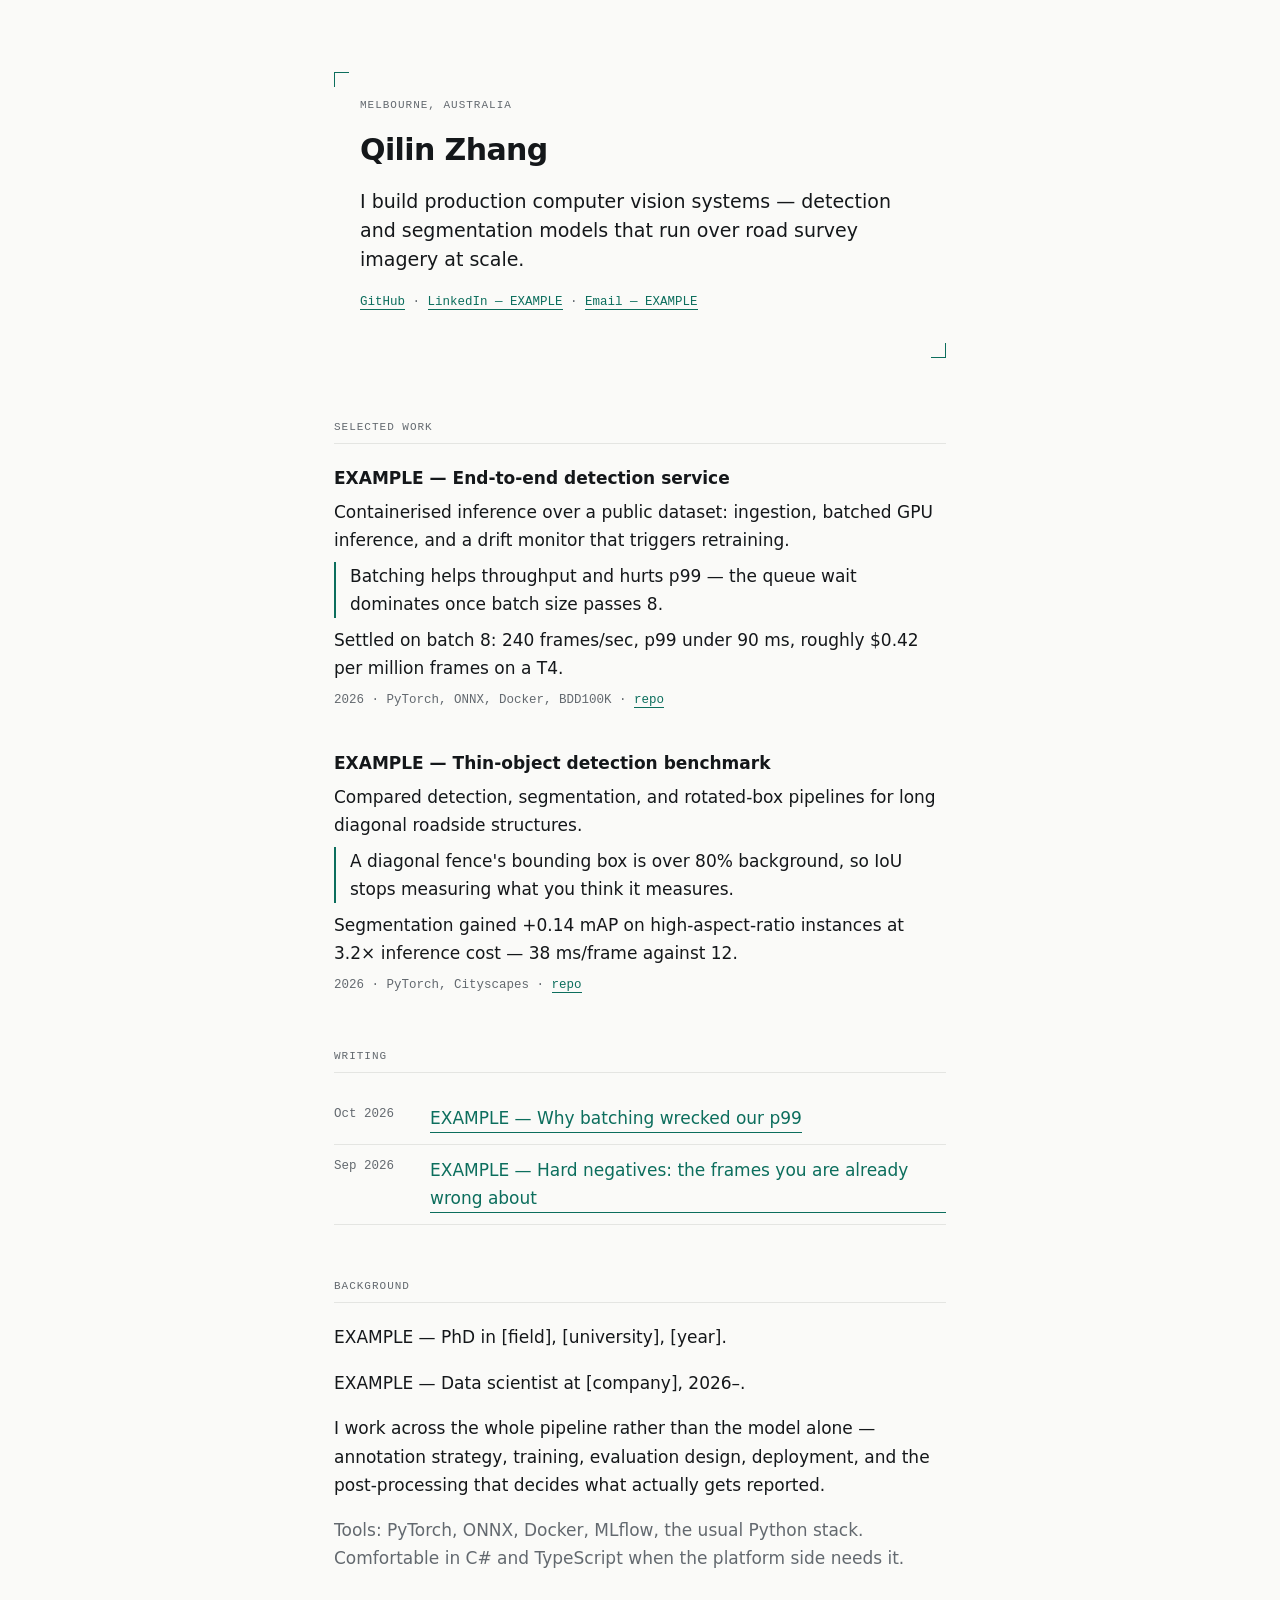
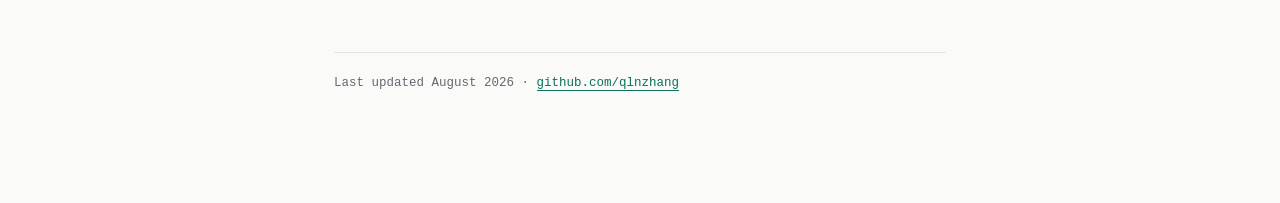
<file: index.html>
<!DOCTYPE html>
<html lang="en">
<head>
<meta charset="utf-8">
<meta name="viewport" content="width=device-width, initial-scale=1">
<title>Qilin Zhang — Computer vision engineer</title>
<meta name="description" content="I build production detection and segmentation systems for road survey imagery.">
<link rel="canonical" href="https://qlnzhang.github.io/">

<!-- Link preview for LinkedIn, Slack, messages. Static tags, no requests.
     If the title or description above changes, change them here too.
     Add og:image later — a 1200x630 JPEG in /media/ — once one exists. -->
<meta property="og:type" content="website">
<meta property="og:title" content="Qilin Zhang — Computer vision engineer">
<meta property="og:description" content="I build production detection and segmentation systems for road survey imagery.">
<meta property="og:url" content="https://qlnzhang.github.io/">
<meta name="twitter:card" content="summary">

<link rel="stylesheet" href="/style.css">
</head>

<body>
<main>

  <!-- =====================================================================
       EVERY LINE MARKED "EXAMPLE" IS A PLACEHOLDER AND IS PUBLICLY VISIBLE.
       Replace with real content, or delete the block, before putting this
       URL on a CV. Search this file for "EXAMPLE" to find them all.
       ===================================================================== -->

  <!-- ===================== HERO =====================
       Job: a technical reader knows in 10 seconds what you build.
       Rule: no mission statement, no adjectives, no "passionate about".
       ================================================ -->
  <div class="frame">
    <span class="label">Melbourne, Australia</span>
    <h1>Qilin Zhang</h1>
    <p class="lede">I build production computer vision systems — detection and
    segmentation models that run over road survey imagery at scale.</p>
    <p class="meta">
      <a href="https://github.com/qlnzhang">GitHub</a> ·
      <a href="https://linkedin.com/in/EXAMPLE">LinkedIn — EXAMPLE</a> ·
      <a href="mailto:EXAMPLE@example.com">Email — EXAMPLE</a>
    </p>
  </div>

  <!-- ===================== SELECTED WORK =====================
       Six-part anatomy per card: title, what it does, the constraint,
       the result with a number, visual evidence, metadata.

       Target roles are ML engineering, so lead with production numbers
       (latency, cost, throughput), not only accuracy.

       STILL IMAGES ONLY ON THIS PAGE. Video belongs on the writeup, never
       here — a loop on every card competes with the constraint line, which
       is the sentence doing the most work.

       Figures are omitted below because /media/ is empty; an <img> pointing
       at a missing file 404s on the live site. Add this back per card once
       a real image exists:

         <figure>
           <img src="/media/NAME.jpg" alt="Describe what the image shows.">
           <figcaption>What the reader should notice.</figcaption>
         </figure>

       Numbers must come from public datasets (Cityscapes, BDD100K, KITTI)
       rebuilt on your own machine. Never from work.
       ========================================================== -->
  <section>
    <h2>Selected work</h2>

    <div class="item">
      <h3>EXAMPLE — End-to-end detection service</h3>
      <p>Containerised inference over a public dataset: ingestion, batched GPU
      inference, and a drift monitor that triggers retraining.</p>
      <p class="constraint">Batching helps throughput and hurts p99 — the
      queue wait dominates once batch size passes 8.</p>
      <p>Settled on batch 8: 240 frames/sec, p99 under 90 ms, roughly $0.42
      per million frames on a T4.</p>
      <p class="meta">2026 · PyTorch, ONNX, Docker, BDD100K ·
        <a href="https://github.com/qlnzhang">repo</a></p>
    </div>

    <div class="item">
      <h3>EXAMPLE — Thin-object detection benchmark</h3>
      <p>Compared detection, segmentation, and rotated-box pipelines for long
      diagonal roadside structures.</p>
      <p class="constraint">A diagonal fence's bounding box is over 80%
      background, so IoU stops measuring what you think it measures.</p>
      <p>Segmentation gained +0.14 mAP on high-aspect-ratio instances at 3.2×
      inference cost — 38 ms/frame against 12.</p>
      <p class="meta">2026 · PyTorch, Cityscapes ·
        <a href="https://github.com/qlnzhang">repo</a></p>
    </div>

  </section>

  <!-- ===================== WRITING =====================
       One note a month. Newest first. Title only — no excerpts,
       no tags, no read-time estimates.

       TO ADD A POST:
         1. cp writing/_template.html writing/2026-09-slug.html
         2. paste a .post row at the TOP of this section
         3. update the footer date at the bottom of this file

       Missed a month? Skip it and carry on. Never backdate.
       At ~10 posts, move older rows to writing/index.html and keep
       the newest 6 here.

       The rows below link to "#" because the post files do not exist yet.
       Point them at the real file when you write it.
       ==================================================== -->
  <section>
    <h2>Writing</h2>

    <div class="post">
      <time datetime="2026-10">Oct 2026</time>
      <a href="#">EXAMPLE — Why batching wrecked our p99</a>
    </div>

    <div class="post">
      <time datetime="2026-09">Sep 2026</time>
      <a href="#">EXAMPLE — Hard negatives: the frames you are already wrong about</a>
    </div>
  </section>

  <!-- ===================== BACKGROUND =====================
       Short. The CV carries the detail; this is orientation only.
       Date-stamp everything so it ages without edits.
       ======================================================= -->
  <section>
    <h2>Background</h2>
    <p>EXAMPLE — PhD in [field], [university], [year].</p>
    <p>EXAMPLE — Data scientist at [company], 2026–.</p>
    <p>I work across the whole pipeline rather than the model alone —
    annotation strategy, training, evaluation design, deployment, and the
    post-processing that decides what actually gets reported.</p>
    <p class="dim">Tools: PyTorch, ONNX, Docker, MLflow, the usual Python stack.
    Comfortable in C# and TypeScript when the platform side needs it.</p>
  </section>

  <footer>
    <p>Last updated August 2026 ·
       <a href="https://github.com/qlnzhang">github.com/qlnzhang</a></p>
  </footer>

</main>
</body>
</html>
</file>
<file: style.css>
/* ===========================================================================
   Shared stylesheet. Every page links this file.
   Change design here once, it applies everywhere. Do not inline styles
   into individual pages — that is how a site becomes unmaintainable.
   =========================================================================== */

:root {
  --paper:  #FAFAF8;
  --ink:    #14171A;
  --muted:  #63696F;
  --rule:   #E4E5E2;
  --accent: #0C6E5D;
  --mono: ui-monospace, "SF Mono", "Cascadia Mono", Menlo, Consolas, monospace;
  --sans: -apple-system, BlinkMacSystemFont, "Segoe UI", system-ui, sans-serif;
}

@media (prefers-color-scheme: dark) {
  :root {
    --paper: #101315; --ink: #E8EAE7; --muted: #8B9299;
    --rule: #262A2D; --accent: #4FB8A3;
  }
}

* { box-sizing: border-box; }

body {
  margin: 0;
  background: var(--paper);
  color: var(--ink);
  font: 400 17px/1.65 var(--sans);
  -webkit-font-smoothing: antialiased;
}

main { max-width: 660px; margin: 0 auto; padding: 8vh 24px 12vh; }

a { color: var(--accent); text-decoration: none; border-bottom: 1px solid currentColor; }
a:hover { background: var(--accent); color: var(--paper); border-color: transparent; }
a:focus-visible { outline: 2px solid var(--accent); outline-offset: 3px; }

/* --- SIGNATURE ELEMENT -----------------------------------------------------
   Corner brackets borrowed from detection-overlay visual language.
   This is the one decorative element on the site. Do not add others.
   -------------------------------------------------------------------------- */
.frame { position: relative; padding: 28px 26px; margin: 0 0 4rem; }
.frame::before, .frame::after {
  content: ""; position: absolute; width: 14px; height: 14px;
  border: 1.5px solid var(--accent);
}
.frame::before { top: 0; left: 0; border-right: 0; border-bottom: 0; }
.frame::after  { bottom: 0; right: 0; border-left: 0; border-top: 0; }

/* --- typography ----------------------------------------------------------- */
h1 { font-size: 30px; font-weight: 600; letter-spacing: -0.02em; margin: 0 0 12px; }

h2 {
  font: 400 11px/1 var(--mono); letter-spacing: 0.09em; text-transform: uppercase;
  color: var(--muted); margin: 0 0 20px;
  padding-bottom: 10px; border-bottom: 1px solid var(--rule);
}

h3 { font-size: 17px; font-weight: 600; margin: 0 0 6px; }

p { margin: 0 0 1.1rem; }
.lede { font-size: 19px; line-height: 1.55; }
.dim  { color: var(--muted); }

.label {
  font: 400 11px/1 var(--mono); letter-spacing: 0.09em; text-transform: uppercase;
  color: var(--muted); display: block; margin-bottom: 14px;
}

.meta { font: 400 12.5px/1.6 var(--mono); color: var(--muted); }

section { margin-bottom: 3.5rem; }

/* --- project cards on the index ------------------------------------------- */
.item { margin-bottom: 2.4rem; }
.item p { margin-bottom: 8px; }

/* The constraint line — the most important sentence in each card.
   Marked with a rule so the eye lands on it. */
.constraint {
  border-left: 2px solid var(--accent);
  padding-left: 14px;
  margin: 0 0 10px;
}

/* --- writing list --------------------------------------------------------- */
.post { display: flex; gap: 18px; padding: 11px 0; border-bottom: 1px solid var(--rule); }
.post time { font: 400 12.5px/1.7 var(--mono); color: var(--muted); flex: 0 0 78px; }

/* --- media ---------------------------------------------------------------- */
figure { margin: 1.6rem 0; }
figure img, figure video { width: 100%; height: auto; display: block; border-radius: 3px; }
figcaption { font: 400 12.5px/1.6 var(--mono); color: var(--muted); margin-top: 8px; }

/* --- code ----------------------------------------------------------------- */
pre {
  background: var(--rule); padding: 16px; border-radius: 4px;
  overflow-x: auto; font: 400 13.5px/1.6 var(--mono); margin: 1.4rem 0;
}
code { font: 400 0.9em var(--mono); }
p code { background: var(--rule); padding: 1px 5px; border-radius: 3px; }

/* --- tables --------------------------------------------------------------- */
table { width: 100%; border-collapse: collapse; margin: 1.4rem 0; font-size: 15px; }
th, td { text-align: left; padding: 9px 12px 9px 0; border-bottom: 1px solid var(--rule); }
th { font: 400 11px/1 var(--mono); letter-spacing: 0.08em; text-transform: uppercase; color: var(--muted); }
td.num { font-family: var(--mono); font-size: 13.5px; }

/* --- back link on subpages ------------------------------------------------ */
.back { font: 400 12.5px/1 var(--mono); display: inline-block; margin-bottom: 2.5rem; }

footer { margin-top: 5rem; padding-top: 20px; border-top: 1px solid var(--rule); }
footer p { font: 400 12.5px/1.7 var(--mono); color: var(--muted); margin: 0; }

/* --- responsive ----------------------------------------------------------- */
@media (max-width: 560px) {
  body { font-size: 16px; }
  main { padding: 5vh 20px 8vh; }
  h1 { font-size: 25px; }
  .post { flex-direction: column; gap: 2px; }
  .frame { padding: 24px 20px; }
}

@media print {
  .frame::before, .frame::after { display: none; }
  a { border: 0; color: var(--ink); }
  video { display: none; }
}

@media (prefers-reduced-motion: reduce) {
  * { animation: none !important; transition: none !important; }
}
</file>
